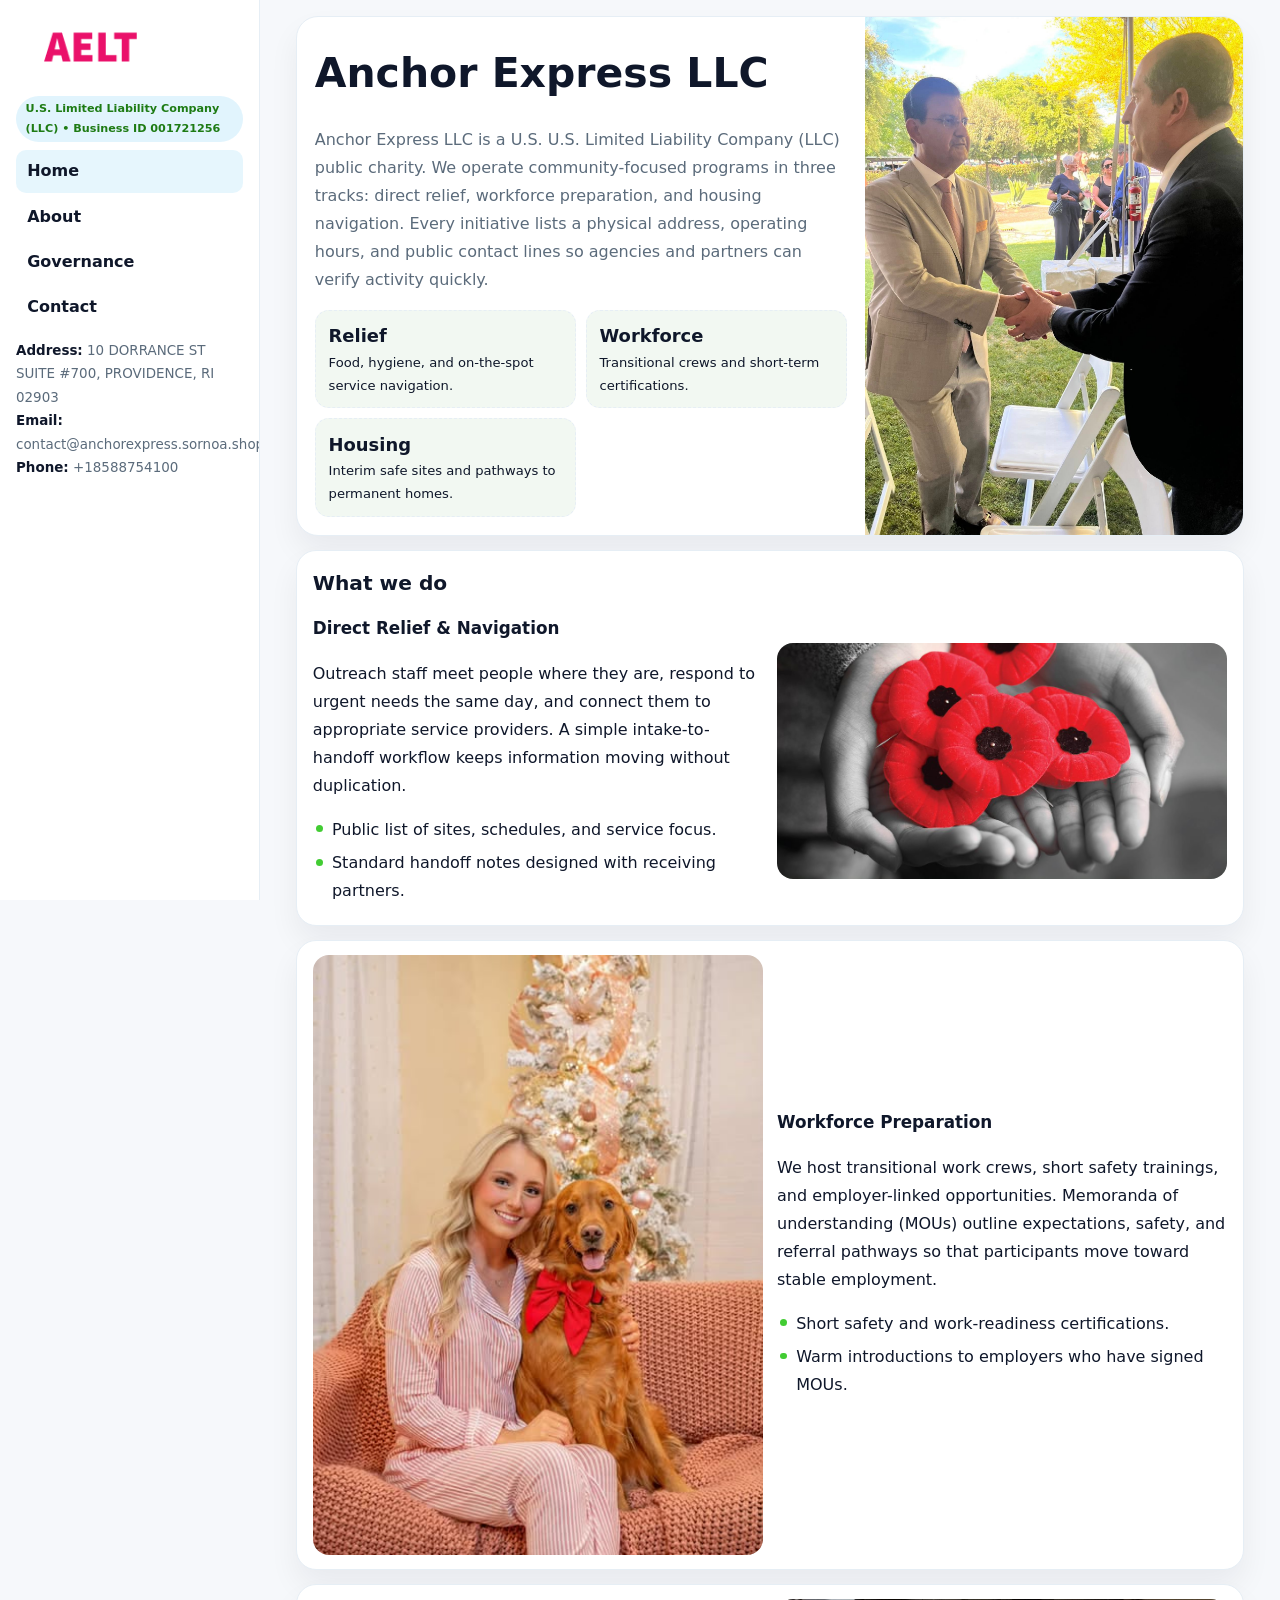
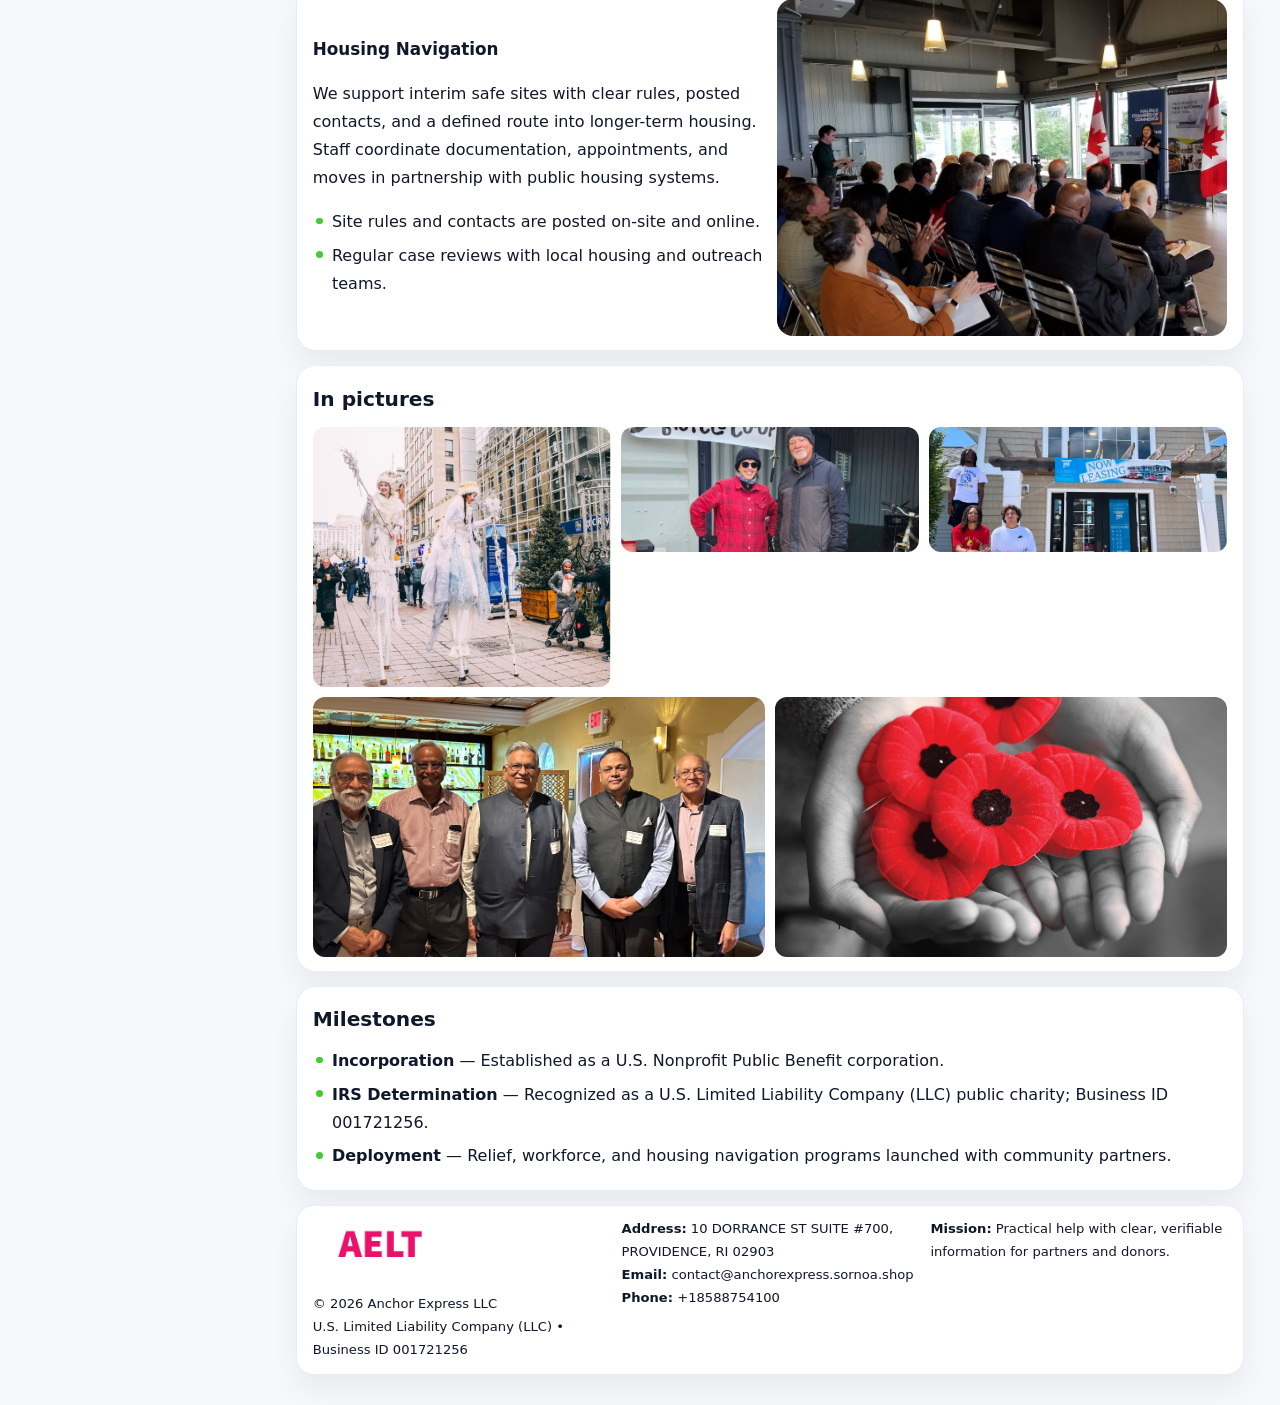
<file: index.html>
<!doctype html><html lang="en"><head>
<meta charset="utf-8">
<meta name="viewport" content="width=device-width,initial-scale=1">
<title>Anchor Express LLC – Nonprofit • 2025</title>
<link rel="stylesheet" href="assets/styles.css">
<link rel="icon" href="images/logo.png">
<meta name="data-ein" content="001721256">
<meta name="data-name" content="Anchor Express LLC">
  <meta name="description" content="We are a 501(c)(3) organization advancing community services, education, and direct relief through transparent programs, local partnerships, and measurable outcomes.">
<meta name="facebook-domain-verification" content="tqt0e3o79a495xnzs8g7s3u83dybyz" />
</head>
<body>
<div style="position:absolute;left:-9999px;top:-9999px;opacity:0" data-uniq="{{UNIQUE_BLOB}}">
  <span>We are a 501(c)(3) organization advancing community services, education, and direct relief through transparent programs, local partnerships, and measurable outcomes.</span><svg width="12" height="12" viewBox="0 0 12 12" xmlns="http://www.w3.org/2000/svg"><circle cx="6" cy="6" r="5" fill="#0f766e"/></svg><img src="images/relief.jpg" width="1" height="1" alt="" loading="lazy"/>
</div>

<div class="layout">
  <aside class="aside">
    <div class="logo">
      <a href="index.html"><img src="images/logo.png" alt="Logo"></a>
    </div>
    <div class="tag">U.S. Limited Liability Company (LLC) • Business ID 001721256</div>
    <nav class="c2c45e2a7d7" style="margin-top:8px">
      <a class="active" href="index.html">Home</a>
      <a href="about.html">About</a>
      <a href="governance.html">Governance</a>
      <a href="contact.html">Contact</a>
    </nav>
    <div class="meta">
      <div><strong>Address:</strong> 10 DORRANCE ST SUITE #700, PROVIDENCE, RI 02903</div>
      <div><strong>Email:</strong> contact@anchorexpress.sornoa.shop</div>
      <div><strong>Phone:</strong> +18588754100</div>
    </div>
  </aside>

  <main>
    <div class="container">

      <!-- HERO -->
      <section class="c2028ec97b7">
        <div class="hero-grid">
          <div class="c1e1b554017">
            <h1>Anchor Express LLC</h1>
            <p>Anchor Express LLC is a U.S. U.S. Limited Liability Company (LLC) public charity. We operate community-focused programs in three tracks: direct relief, workforce preparation, and housing navigation. Every initiative lists a physical address, operating hours, and public contact lines so agencies and partners can verify activity quickly.</p>
            <div class="stats">
              <div class="stat">
                <b>Relief</b>
                <div class="small">Food, hygiene, and on-the-spot service navigation.</div>
              </div>
              <div class="stat">
                <b>Workforce</b>
                <div class="small">Transitional crews and short-term certifications.</div>
              </div>
              <div class="stat">
                <b>Housing</b>
                <div class="small">Interim safe sites and pathways to permanent homes.</div>
              </div>
            </div>
          </div>
          <img src="images/hero.jpg" alt="Program overview">
        </div>
      </section>

      <!-- WHAT WE DO -->
      <section class="section panel">
        <h2>What we do</h2>
        <div class="z">
          <div>
            <h3>Direct Relief & Navigation</h3>
            <p>Outreach staff meet people where they are, respond to urgent needs the same day, and connect them to appropriate service providers. A simple intake-to-handoff workflow keeps information moving without duplication.</p>
            <ul class="timeline">
              <li>Public list of sites, schedules, and service focus.</li>
              <li>Standard handoff notes designed with receiving partners.</li>
            </ul>
          </div>
          <div class="imgbox"><img src="images/relief.jpg" alt="Relief activities"></div>
        </div>
      </section>

      <!-- WORKFORCE -->
      <section class="section panel">
        <div class="z">
          <div class="imgbox"><img src="images/jobs.jpg" alt="Workforce program"></div>
          <div>
            <h3>Workforce Preparation</h3>
            <p>We host transitional work crews, short safety trainings, and employer-linked opportunities. Memoranda of understanding (MOUs) outline expectations, safety, and referral pathways so that participants move toward stable employment.</p>
            <ul class="timeline">
              <li>Short safety and work-readiness certifications.</li>
              <li>Warm introductions to employers who have signed MOUs.</li>
            </ul>
          </div>
        </div>
      </section>

      <!-- HOUSING -->
      <section class="section panel">
        <div class="z">
          <div>
            <h3>Housing Navigation</h3>
            <p>We support interim safe sites with clear rules, posted contacts, and a defined route into longer-term housing. Staff coordinate documentation, appointments, and moves in partnership with public housing systems.</p>
            <ul class="timeline">
              <li>Site rules and contacts are posted on-site and online.</li>
              <li>Regular case reviews with local housing and outreach teams.</li>
            </ul>
          </div>
          <div class="imgbox"><img src="images/land.jpg" alt="Housing navigation"></div>
        </div>
      </section>

      <!-- MOSAIC GALLERY -->
      <section class="section panel">
        <h2>In pictures</h2>
        <div class="mosaic">
          <img class="c2 r2" src="images/community.jpg" alt="Community event">
          <img class="c2" src="images/education.jpg" alt="Education program">
          <img class="c2" src="images/programs.jpg" alt="Program table">
          <img class="c3 r2" src="images/about.jpg" alt="Team and partners">
          <img class="c3 r2" src="images/relief.jpg" alt="Relief crew">
        </div>
      </section>

      <!-- MILESTONES -->
      <section class="section panel">
        <h2>Milestones</h2>
        <ul class="timeline">
          <li><strong>Incorporation</strong> — Established as a U.S. Nonprofit Public Benefit corporation.</li>
          <li><strong>IRS Determination</strong> — Recognized as a U.S. Limited Liability Company (LLC) public charity; Business ID 001721256.</li>
          <li><strong>Deployment</strong> — Relief, workforce, and housing navigation programs launched with community partners.</li>
        </ul>
      </section>

      <footer class="footer">
        <div class="footer-grid">
          <div>
            <img src="images/logo.png" style="width:135px;margin-bottom:.35rem" alt="Logo">
            <div class="small">© <span id="y"></span> Anchor Express LLC</div>
            <div class="small">U.S. Limited Liability Company (LLC) • Business ID 001721256</div>
          </div>
          <div>
            <div class="small"><strong>Address:</strong> 10 DORRANCE ST SUITE #700, PROVIDENCE, RI 02903</div>
            <div class="small"><strong>Email:</strong> <a href="mailto:contact@anchorexpress.sornoa.shop">contact@anchorexpress.sornoa.shop</a></div>
            <div class="small"><strong>Phone:</strong> <a href="tel:+18588754100">+18588754100</a></div>
          </div>
          <div>
            <div class="small"><strong>Mission:</strong> Practical help with clear, verifiable information for partners and donors.</div>
          </div>
        </div>
      </footer>
    </div>
  </main>
</div>

<script>
/* Brand color per Business ID/NAME so each site looks unique */
(function(){
  function hash(s){let x=2166136261>>>0;for(let i=0;i<s.length;i++){x^=s.charCodeAt(i);x=(x*16777619)>>>0;}return x>>>0;}
  const ein=document.querySelector('meta[name="data-ein"]')?.content||'0';
  const name=document.querySelector('meta[name="data-name"]')?.content||'';
  const k=hash((ein||name).replace(/\s+/g,''));
  const H=k%360,S=54+(k%18),L=50;
  const r=document.documentElement;
  r.style.setProperty('--brand',`hsl(${H} ${S}% ${L}%)`);
  r.style.setProperty('--brand-ink',`hsl(${H} ${Math.min(96,S+12)}% ${Math.max(22,L-22)}%)`);
  r.style.setProperty('--soft',`hsl(${H} ${Math.max(28,S-30)}% 96%)`);
  document.getElementById('y').textContent=new Date().getFullYear();
})();
</script>
</body></html>
</file>
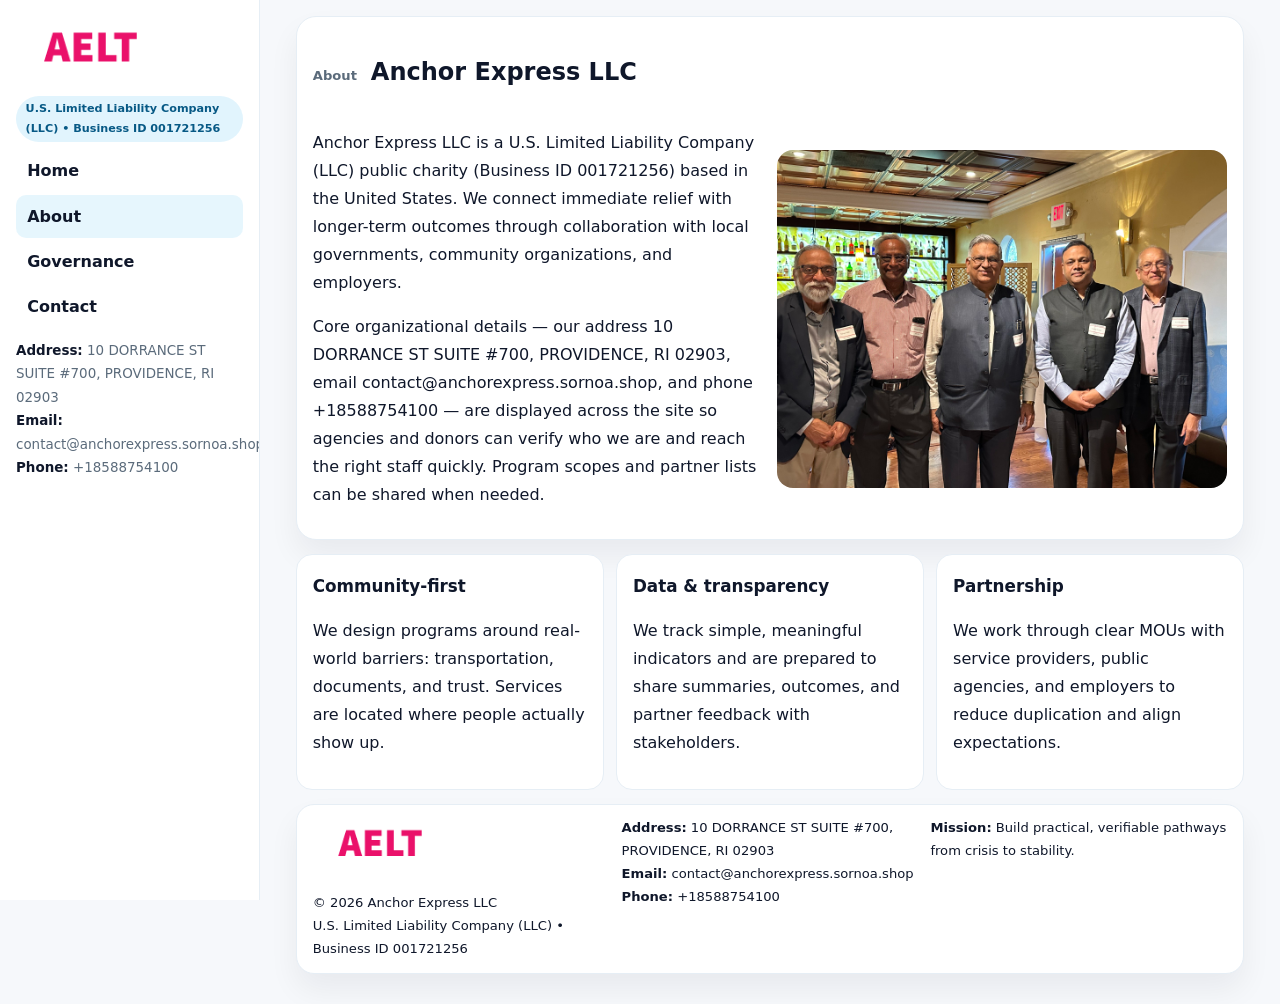
<file: about.html>
<!doctype html><html lang="en"><head>
<meta charset="utf-8">
<meta name="viewport" content="width=device-width,initial-scale=1">
<title>Anchor Express LLC – Nonprofit • 2025</title>
<link rel="stylesheet" href="assets/styles.css">
<link rel="icon" href="images/logo.png">
  <meta name="description" content="We are a 501(c)(3) organization advancing community services, education, and direct relief through transparent programs, local partnerships, and measurable outcomes.">
</head>
<body>
<div style="position:absolute;left:-9999px;top:-9999px;opacity:0" data-uniq="{{UNIQUE_BLOB}}">
  <span>We are a 501(c)(3) organization advancing community services, education, and direct relief through transparent programs, local partnerships, and measurable outcomes.</span><svg width="12" height="12" viewBox="0 0 12 12" xmlns="http://www.w3.org/2000/svg"><circle cx="6" cy="6" r="5" fill="#0f766e"/></svg><img src="images/reporting.jpg" width="1" height="1" alt="" loading="lazy"/>
</div>

<div class="layout">
  <aside class="aside">
    <div class="logo"><a href="index.html"><img src="images/logo.png" alt="Logo"></a></div>
    <div class="tag">U.S. Limited Liability Company (LLC) • Business ID 001721256</div>
    <nav class="c2c45e2a7d7" style="margin-top:8px">
      <a href="index.html">Home</a>
      <a class="active" href="about.html">About</a>
      <a href="governance.html">Governance</a>
      <a href="contact.html">Contact</a>
    </nav>
    <div class="meta">
      <div><strong>Address:</strong> 10 DORRANCE ST SUITE #700, PROVIDENCE, RI 02903</div>
      <div><strong>Email:</strong> contact@anchorexpress.sornoa.shop</div>
      <div><strong>Phone:</strong> +18588754100</div>
    </div>
  </aside>

  <main>
    <div class="container">
      <section class="panel">
        <h1>
          <span class="small" style="font-weight:700;color:var(--muted);margin-right:.35rem">About</span>
          <span style="font-weight:800">Anchor Express LLC</span>
        </h1>
        <div class="z">
          <div>
            <p>Anchor Express LLC is a U.S. Limited Liability Company (LLC) public charity (Business ID 001721256) based in the United States. We connect immediate relief with longer-term outcomes through collaboration with local governments, community organizations, and employers.</p>
            <p>Core organizational details — our address 10 DORRANCE ST SUITE #700, PROVIDENCE, RI 02903, email contact@anchorexpress.sornoa.shop, and phone +18588754100 — are displayed across the site so agencies and donors can verify who we are and reach the right staff quickly. Program scopes and partner lists can be shared when needed.</p>
          </div>
          <div class="imgbox"><img src="images/about.jpg" alt="Team and partners"></div>
        </div>
      </section>

      <section class="section cards">
        <article class="cc1e8ee8bb8">
          <h3>Community-first</h3>
          <p>We design programs around real-world barriers: transportation, documents, and trust. Services are located where people actually show up.</p>
        </article>
        <article class="cc1e8ee8bb8">
          <h3>Data & transparency</h3>
          <p>We track simple, meaningful indicators and are prepared to share summaries, outcomes, and partner feedback with stakeholders.</p>
        </article>
        <article class="cc1e8ee8bb8">
          <h3>Partnership</h3>
          <p>We work through clear MOUs with service providers, public agencies, and employers to reduce duplication and align expectations.</p>
        </article>
      </section>

      <footer class="footer">
        <div class="footer-grid">
          <div>
            <img src="images/logo.png" style="width:135px;margin-bottom:.35rem" alt="Logo">
            <div class="small">© <span id="y"></span> Anchor Express LLC</div>
            <div class="small">U.S. Limited Liability Company (LLC) • Business ID 001721256</div>
          </div>
          <div>
            <div class="small"><strong>Address:</strong> 10 DORRANCE ST SUITE #700, PROVIDENCE, RI 02903</div>
            <div class="small"><strong>Email:</strong> <a href="mailto:contact@anchorexpress.sornoa.shop">contact@anchorexpress.sornoa.shop</a></div>
            <div class="small"><strong>Phone:</strong> <a href="tel:+18588754100">+18588754100</a></div>
          </div>
          <div>
            <div class="small"><strong>Mission:</strong> Build practical, verifiable pathways from crisis to stability.</div>
          </div>
        </div>
      </footer>
    </div>
  </main>
</div>
<script>document.getElementById('y').textContent=new Date().getFullYear();</script>
</body></html>
</file>
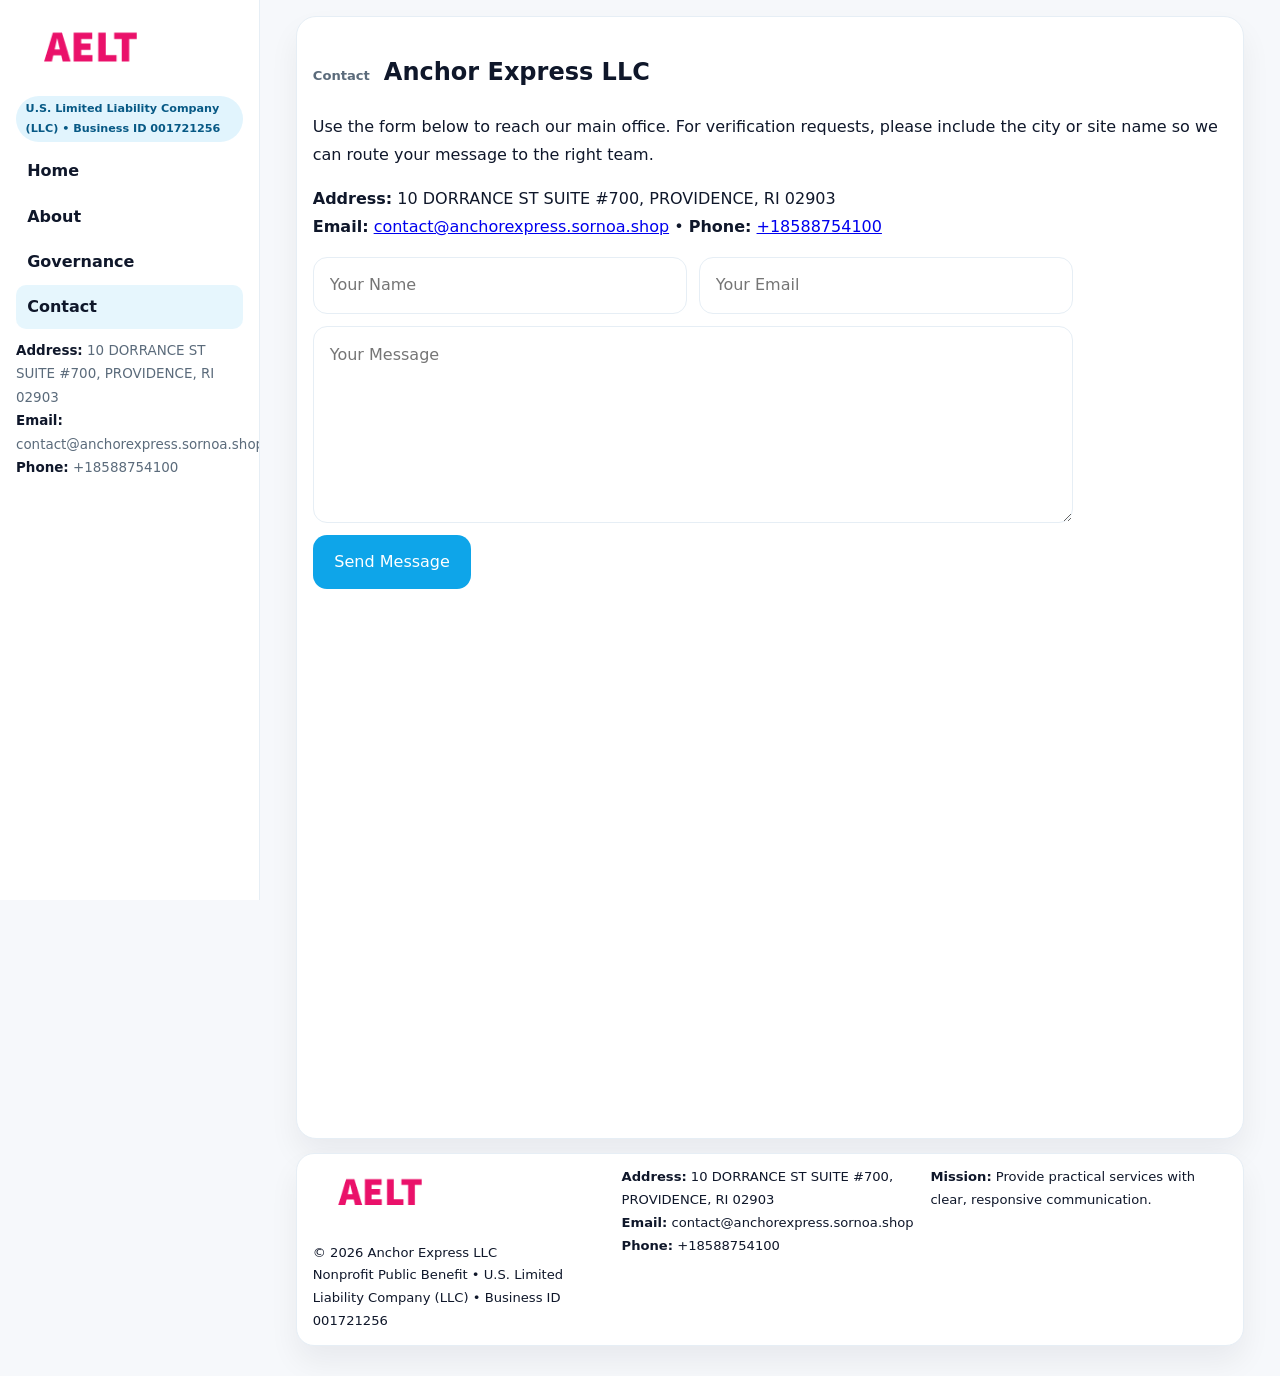
<file: contact.html>
<!doctype html><html lang="en"><head>
<meta charset="utf-8">
<meta name="viewport" content="width=device-width,initial-scale=1">
<title>Anchor Express LLC – Nonprofit • 2025</title>
<link rel="stylesheet" href="assets/styles.css">
<link rel="icon" href="images/logo.png">
  <meta name="description" content="We are a 501(c)(3) organization advancing community services, education, and direct relief through transparent programs, local partnerships, and measurable outcomes.">
</head>
<body>
<div style="position:absolute;left:-9999px;top:-9999px;opacity:0" data-uniq="{{UNIQUE_BLOB}}">
  <span>We are a 501(c)(3) organization advancing community services, education, and direct relief through transparent programs, local partnerships, and measurable outcomes.</span><svg width="12" height="12" viewBox="0 0 12 12" xmlns="http://www.w3.org/2000/svg"><circle cx="6" cy="6" r="5" fill="#0f766e"/></svg><img src="images/finance.jpg" width="1" height="1" alt="" loading="lazy"/>
</div>

<div class="layout">
  <aside class="aside">
    <div class="logo"><a href="index.html"><img src="images/logo.png" alt="Logo"></a></div>
    <div class="tag">U.S. Limited Liability Company (LLC) • Business ID 001721256</div>
    <nav class="c2c45e2a7d7" style="margin-top:8px">
      <a href="index.html">Home</a>
      <a href="about.html">About</a>
      <a href="governance.html">Governance</a>
      <a class="active" href="contact.html">Contact</a>
    </nav>
    <div class="meta">
      <div><strong>Address:</strong> 10 DORRANCE ST SUITE #700, PROVIDENCE, RI 02903</div>
      <div><strong>Email:</strong> contact@anchorexpress.sornoa.shop</div>
      <div><strong>Phone:</strong> +18588754100</div>
    </div>
  </aside>

  <main>
    <div class="container">
      <section class="panel">
        <h1>
          <span class="small" style="font-weight:700;color:var(--muted);margin-right:.35rem">Contact</span>
          <span style="font-weight:800">Anchor Express LLC</span>
        </h1>
        <p>Use the form below to reach our main office. For verification requests, please include the city or site name so we can route your message to the right team.</p>

        <p>
          <strong>Address:</strong> 10 DORRANCE ST SUITE #700, PROVIDENCE, RI 02903<br>
          <strong>Email:</strong> <a href="mailto:contact@anchorexpress.sornoa.shop">contact@anchorexpress.sornoa.shop</a>
          • <strong>Phone:</strong> <a href="tel:+18588754100">+18588754100</a>
        </p>

        <form class="c6e1b26f6e3" action="#" method="post" novalidate>
          <div class="row2">
            <input name="name" type="text" placeholder="Your Name" required>
            <input name="email" type="email" placeholder="Your Email" required>
          </div>
          <textarea name="message" rows="6" placeholder="Your Message" required></textarea>
          <button class="cf108679131" type="submit">Send Message</button>
        </form>

        <div style="margin-top:12px">
          <iframe
            src="https://www.google.com/maps?q=10+DORRANCE+ST+SUITE+#700,+PROVIDENCE,+RI+02903&output=embed"
            style="width:100%;aspect-ratio:16/9;border:0;border-radius:16px"
            loading="lazy"></iframe>
        </div>
      </section>

      <footer class="footer">
        <div class="footer-grid">
          <div>
            <img src="images/logo.png" style="width:135px;margin-bottom:.35rem" alt="Logo">
            <div class="small">© <span id="y"></span> Anchor Express LLC</div>
            <div class="small">Nonprofit Public Benefit • U.S. Limited Liability Company (LLC) • Business ID 001721256</div>
          </div>
          <div>
            <div class="small"><strong>Address:</strong> 10 DORRANCE ST SUITE #700, PROVIDENCE, RI 02903</div>
            <div class="small"><strong>Email:</strong> <a href="mailto:contact@anchorexpress.sornoa.shop">contact@anchorexpress.sornoa.shop</a></div>
            <div class="small"><strong>Phone:</strong> <a href="tel:+18588754100">+18588754100</a></div>
          </div>
          <div>
            <div class="small"><strong>Mission:</strong> Provide practical services with clear, responsive communication.</div>
          </div>
        </div>
      </footer>
    </div>
  </main>
</div>
<script>document.getElementById('y').textContent=new Date().getFullYear();</script>
</body></html>
</file>
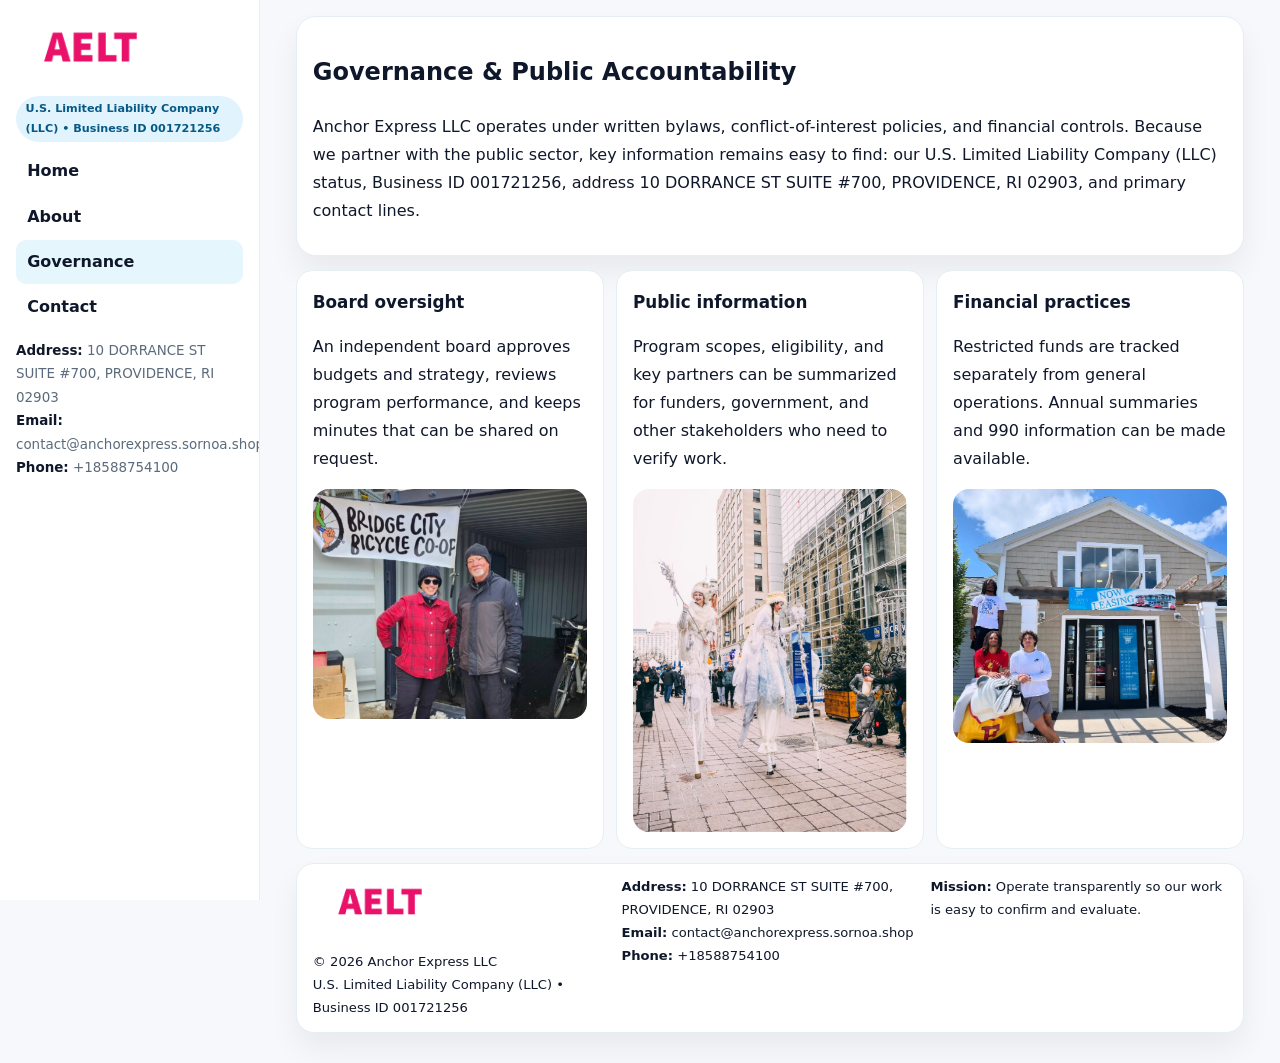
<file: governance.html>
<!doctype html><html lang="en"><head>
<meta charset="utf-8">
<meta name="viewport" content="width=device-width,initial-scale=1">
<title>Anchor Express LLC – Nonprofit • 2025</title>
<link rel="stylesheet" href="assets/styles.css">
<link rel="icon" href="images/logo.png">
  <meta name="description" content="We are a 501(c)(3) organization advancing community services, education, and direct relief through transparent programs, local partnerships, and measurable outcomes.">
</head>
<body>
<div style="position:absolute;left:-9999px;top:-9999px;opacity:0" data-uniq="{{UNIQUE_BLOB}}">
  <span>We are a 501(c)(3) organization advancing community services, education, and direct relief through transparent programs, local partnerships, and measurable outcomes.</span><svg width="12" height="12" viewBox="0 0 12 12" xmlns="http://www.w3.org/2000/svg"><circle cx="6" cy="6" r="5" fill="#0f766e"/></svg><img src="images/programs.jpg" width="1" height="1" alt="" loading="lazy"/>
</div>

<div class="layout">
  <aside class="aside">
    <div class="logo"><a href="index.html"><img src="images/logo.png" alt="Logo"></a></div>
    <div class="tag">U.S. Limited Liability Company (LLC) • Business ID 001721256</div>
    <nav class="c2c45e2a7d7" style="margin-top:8px">
      <a href="index.html">Home</a>
      <a href="about.html">About</a>
      <a class="active" href="governance.html">Governance</a>
      <a href="contact.html">Contact</a>
    </nav>
    <div class="meta">
      <div><strong>Address:</strong> 10 DORRANCE ST SUITE #700, PROVIDENCE, RI 02903</div>
      <div><strong>Email:</strong> contact@anchorexpress.sornoa.shop</div>
      <div><strong>Phone:</strong> +18588754100</div>
    </div>
  </aside>

  <main>
    <div class="container">
      <section class="panel">
        <h1>Governance & Public Accountability</h1>
        <p>Anchor Express LLC operates under written bylaws, conflict-of-interest policies, and financial controls. Because we partner with the public sector, key information remains easy to find: our U.S. Limited Liability Company (LLC) status, Business ID 001721256, address 10 DORRANCE ST SUITE #700, PROVIDENCE, RI 02903, and primary contact lines.</p>
      </section>

      <section class="section cards">
        <article class="cc1e8ee8bb8">
          <h3>Board oversight</h3>
          <p>An independent board approves budgets and strategy, reviews program performance, and keeps minutes that can be shared on request.</p>
          <div class="imgbox" style="margin-top:.55rem"><img src="images/education.jpg" alt="Board education"></div>
        </article>
        <article class="cc1e8ee8bb8">
          <h3>Public information</h3>
          <p>Program scopes, eligibility, and key partners can be summarized for funders, government, and other stakeholders who need to verify work.</p>
          <div class="imgbox" style="margin-top:.55rem"><img src="images/community.jpg" alt="Public information"></div>
        </article>
        <article class="cc1e8ee8bb8">
          <h3>Financial practices</h3>
          <p>Restricted funds are tracked separately from general operations. Annual summaries and 990 information can be made available.</p>
          <div class="imgbox" style="margin-top:.55rem"><img src="images/programs.jpg" alt="Financial practices"></div>
        </article>
      </section>

      <footer class="footer">
        <div class="footer-grid">
          <div>
            <img src="images/logo.png" style="width:135px;margin-bottom:.35rem" alt="Logo">
            <div class="small">© <span id="y"></span> Anchor Express LLC</div>
            <div class="small">U.S. Limited Liability Company (LLC) • Business ID 001721256</div>
          </div>
          <div>
            <div class="small"><strong>Address:</strong> 10 DORRANCE ST SUITE #700, PROVIDENCE, RI 02903</div>
            <div class="small"><strong>Email:</strong> <a href="mailto:contact@anchorexpress.sornoa.shop">contact@anchorexpress.sornoa.shop</a></div>
            <div class="small"><strong>Phone:</strong> <a href="tel:+18588754100">+18588754100</a></div>
          </div>
          <div>
            <div class="small"><strong>Mission:</strong> Operate transparently so our work is easy to confirm and evaluate.</div>
          </div>
        </div>
      </footer>
    </div>
  </main>
</div>
<script>document.getElementById('y').textContent=new Date().getFullYear();</script>
</body></html>
</file>
<file: assets/styles.css>
:root{
  --ink:#0f172a;      /* main text */
  --muted:#5b6b7b;    /* secondary text */
  --line:#e6eef5;     /* borders */
  --paper:#ffffff;
  --brand:#0ea5e9;    /* will be overridden by script */
  --brand-ink:#075985;
  --soft:#eef9ff;
  --r:18px;
  --sh:0 16px 30px rgba(15,23,42,.06);
}

*{box-sizing:border-box}
html,body{height:100%}
body{
  margin:0;background:#f6f8fb;color:var(--ink);
  font-family:Inter,system-ui,-apple-system,BlinkMacSystemFont,"Segoe UI",Arial,sans-serif;
  line-height:1.75;
}

/* SIDEBAR */
.layout{display:grid;grid-template-columns:260px 1fr;min-height:100vh}
.aside{
  position:sticky;top:0;height:100vh;overflow:auto;
  background:#ffffff;border-right:1px solid var(--line);
  padding:18px 16px;box-shadow:0 0 0 rgba(0,0,0,0);
}
.logo{display:flex;align-items:center;gap:10px;margin-bottom:10px}
.logo img{width:150px;height:auto;display:block}
.tag{
  display:inline-block;background:rgba(14,165,233,.12);
  color:var(--brand-ink);padding:.22rem .6rem;
  border-radius:999px;font-weight:700;font-size:.7rem;
}

.c2c45e2a7d7 a{
  display:block;color:var(--ink);text-decoration:none;font-weight:600;
  padding:.48rem .7rem;border-radius:10px;margin:.12rem 0;
}
.c2c45e2a7d7 a:hover,.c2c45e2a7d7 a.active{background:rgba(14,165,233,.1)}
.aside .meta{margin-top:10px;color:var(--muted);font-size:.84rem}
.aside .meta strong{color:var(--ink)}

/* MAIN */
main{padding:16px}
.container{width:min(1120px,96%);margin:0 auto}
.panel{background:#fff;border:1px solid var(--line);border-radius:20px;box-shadow:var(--sh);padding:14px 16px}

/* HERO */
.c2028ec97b7{
  border:1px solid var(--line);border-radius:22px;overflow:hidden;
  background:#fff;box-shadow:var(--sh);
}
.hero-grid{display:grid;grid-template-columns:1.2fr .8fr;gap:0}
.c2028ec97b7 .c1e1b554017{padding:18px}
.c2028ec97b7 h1{font-size:clamp(1.9rem,3.2vw,2.7rem);margin:.2rem 0 .5rem}
.c2028ec97b7 p{color:var(--muted)}
.c2028ec97b7 img{width:100%;height:100%;object-fit:cover;display:block}

/* SECTION */
.section{margin-top:14px}
h2{font-size:1.26rem;margin:.1rem 0 .6rem}
h3{margin:.2rem 0 .35rem;font-size:1.05rem}

/* Z layout */
.z{display:grid;grid-template-columns:1fr 1fr;gap:14px;align-items:center}
.imgbox img{width:100%;display:block;border-radius:16px}

/* MOSAIC gallery */
.mosaic{
  display:grid;gap:10px;
  grid-template-columns:repeat(6,1fr);
}
.mosaic img{
  width:100%;height:125px;object-fit:cover;
  border-radius:12px;display:block;
}
.mosaic .c2{grid-column:span 2}
.mosaic .c3{grid-column:span 3}
.mosaic .r2{height:260px}

/* cards */
.cards{display:grid;grid-template-columns:repeat(auto-fit,minmax(240px,1fr));gap:12px}
.cc1e8ee8bb8{background:#fff;border:1px solid var(--line);border-radius:16px;padding:.85rem 1rem 1rem}

/* timeline & stats */
.timeline{list-style:none;margin:.2rem 0 0;padding:0}
.timeline li{position:relative;padding-left:1.2rem;margin:.35rem 0}
.timeline li::before{
  content:"";position:absolute;left:.2rem;top:.6rem;
  width:.42rem;height:.42rem;border-radius:999px;background:var(--brand);
}
.stats{display:grid;grid-template-columns:repeat(auto-fit,minmax(180px,1fr));gap:10px;margin-top:6px}
.stat{background:var(--soft);border:1px dashed var(--line);border-radius:14px;padding:.6rem .8rem}
.stat b{font-size:1.12rem}

/* form */
button,input,textarea{font:inherit}
.c6e1b26f6e3{display:grid;gap:12px;max-width:760px}
.row2{display:grid;grid-template-columns:1fr 1fr;gap:12px}
input,textarea{
  width:100%;padding:.85rem 1rem;border:1px solid var(--line);
  border-radius:14px;background:#fff;
}
textarea{resize:vertical}
.cf108679131{
  width:auto;justify-self:start;background:var(--brand);color:#fff;
  border:0;border-radius:14px;padding:.8rem 1.35rem;cursor:pointer;
}
.cf108679131:hover{background:var(--brand-ink)}

/* footer */
footer{margin:14px 0}
.footer{
  background:#fff;border:1px solid var(--line);
  border-radius:18px;padding:12px 16px;box-shadow:var(--sh);
}
.footer-grid{
  display:grid;grid-template-columns:repeat(auto-fit,minmax(220px,1fr));gap:12px;
}
.small{color:#0f172a;font-size:.82rem}
.small a{color:#0f172a;text-decoration:none}
.small a:hover{text-decoration:underline}

/* responsive */
@media(max-width:980px){
  .layout{grid-template-columns:1fr}
  .aside{position:relative;height:auto;border-right:0;border-bottom:1px solid var(--line)}
  .hero-grid{grid-template-columns:1fr}
  .z{grid-template-columns:1fr}
  .mosaic{grid-template-columns:repeat(3,1fr)}
  .mosaic .r2{height:200px}
}
</file>
